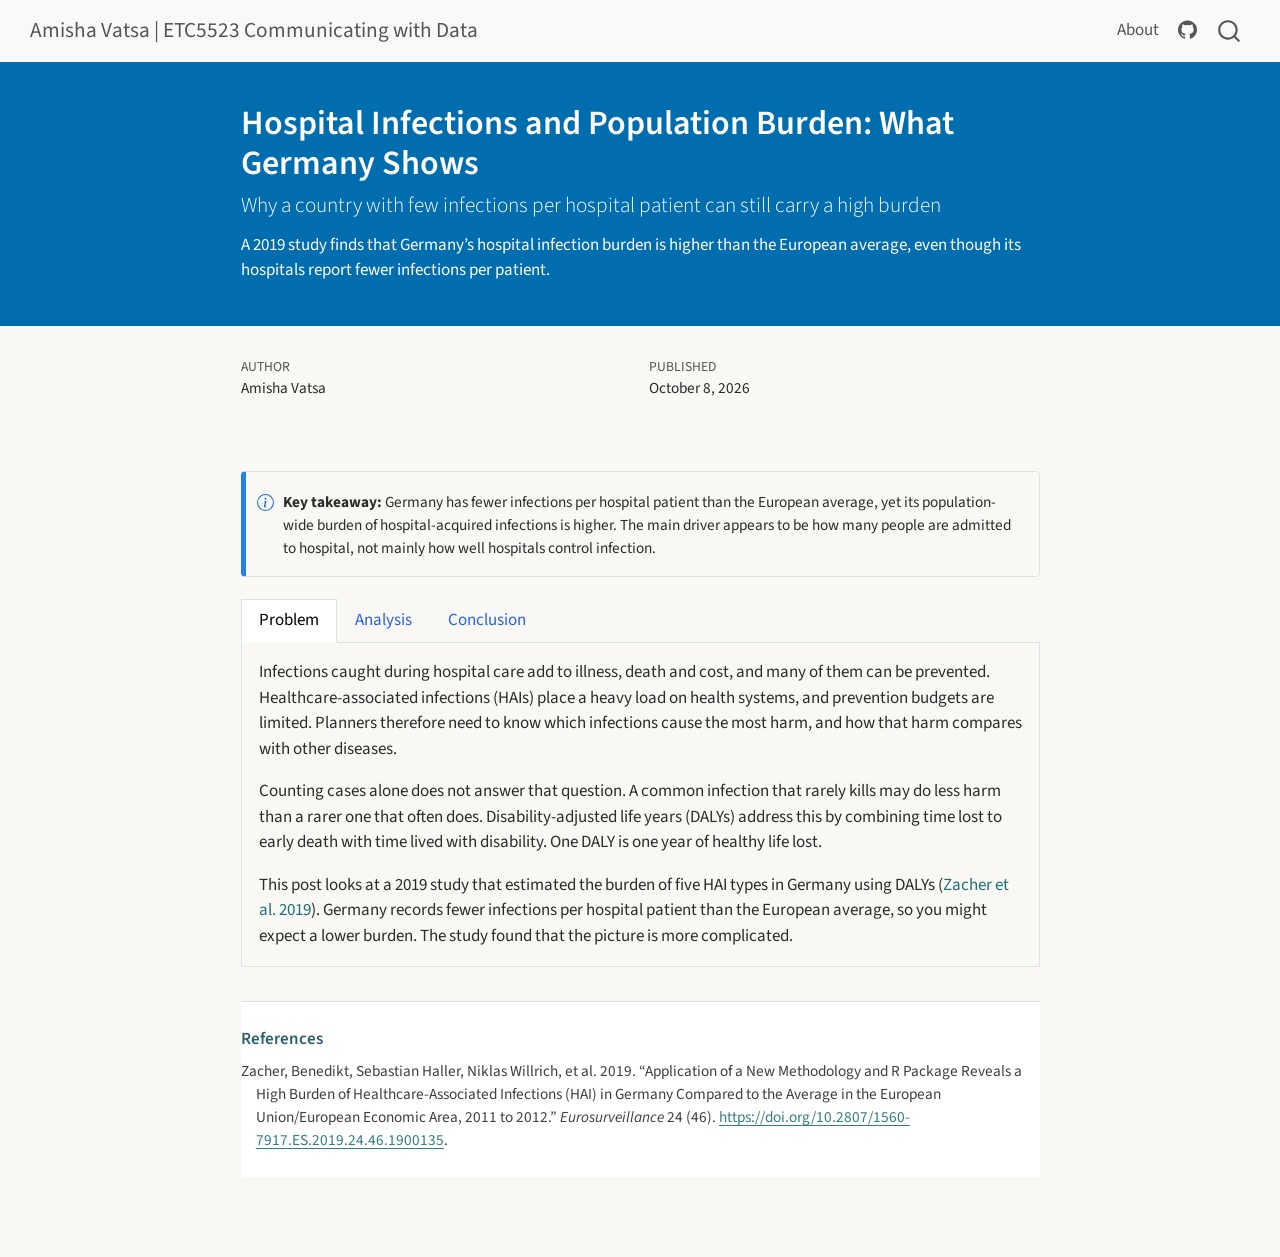
<file: posts/hai-germany/index.html>
<!DOCTYPE html>
<html xmlns="http://www.w3.org/1999/xhtml" lang="en" xml:lang="en"><head>

<meta charset="utf-8">
<meta name="generator" content="quarto-1.9.31">

<meta name="viewport" content="width=device-width, initial-scale=1.0, user-scalable=yes">

<meta name="author" content="Amisha Vatsa">
<meta name="dcterms.date" content="2026-10-08">
<meta name="description" content="A 2019 study finds that Germany’s hospital infection burden is higher than the European average, even though its hospitals report fewer infections per patient.">

<title>Hospital Infections and Population Burden: What Germany Shows – Amisha Vatsa | ETC5523 Communicating with Data</title>
<style>
/* Default styles provided by pandoc.
** See https://pandoc.org/MANUAL.html#variables-for-html for config info.
*/
code{white-space: pre-wrap;}
span.smallcaps{font-variant: small-caps;}
div.columns{display: flex; gap: min(4vw, 1.5em);}
div.column{flex: auto; overflow-x: auto;}
div.hanging-indent{margin-left: 1.5em; text-indent: -1.5em;}
ul.task-list{list-style: none;}
ul.task-list li input[type="checkbox"] {
  width: 0.8em;
  margin: 0 0.8em 0.2em -1em; /* quarto-specific, see https://github.com/quarto-dev/quarto-cli/issues/4556 */ 
  vertical-align: middle;
}
/* CSS for citations */
div.csl-bib-body { }
div.csl-entry {
  clear: both;
}
.hanging-indent div.csl-entry {
  margin-left:2em;
  text-indent:-2em;
}
div.csl-left-margin {
  min-width:2em;
  float:left;
}
div.csl-right-inline {
  margin-left:2em;
  padding-left:1em;
}
div.csl-indent {
  margin-left: 2em;
}</style>


<script src="../../site_libs/quarto-nav/quarto-nav.js"></script>
<script src="../../site_libs/quarto-nav/headroom.min.js"></script>
<script src="../../site_libs/clipboard/clipboard.min.js"></script>
<script src="../../site_libs/quarto-search/autocomplete.umd.js"></script>
<script src="../../site_libs/quarto-search/fuse.min.js"></script>
<script src="../../site_libs/quarto-search/quarto-search.js"></script>
<meta name="quarto:offset" content="../../">
<script src="../../site_libs/quarto-html/quarto.js" type="module"></script>
<script src="../../site_libs/quarto-html/tabsets/tabsets.js" type="module"></script>
<script src="../../site_libs/quarto-html/popper.min.js"></script>
<script src="../../site_libs/quarto-html/tippy.umd.min.js"></script>
<script src="../../site_libs/quarto-html/anchor.min.js"></script>
<link href="../../site_libs/quarto-html/tippy.css" rel="stylesheet">
<link href="../../site_libs/quarto-html/quarto-syntax-highlighting-7c69b197886ae2a34062761d21e44731.css" rel="stylesheet" id="quarto-text-highlighting-styles">
<script src="../../site_libs/bootstrap/bootstrap.min.js"></script>
<link href="../../site_libs/bootstrap/bootstrap-icons.css" rel="stylesheet">
<link href="../../site_libs/bootstrap/bootstrap-158031087360bce0ff56dc785ce39e06.min.css" rel="stylesheet" append-hash="true" id="quarto-bootstrap" data-mode="light">
<script id="quarto-search-options" type="application/json">{
  "location": "navbar",
  "copy-button": false,
  "collapse-after": 3,
  "panel-placement": "end",
  "type": "overlay",
  "limit": 50,
  "keyboard-shortcut": [
    "f",
    "/",
    "s"
  ],
  "show-item-context": false,
  "language": {
    "search-no-results-text": "No results",
    "search-matching-documents-text": "matching documents",
    "search-copy-link-title": "Copy link to search",
    "search-hide-matches-text": "Hide additional matches",
    "search-more-match-text": "more match in this document",
    "search-more-matches-text": "more matches in this document",
    "search-clear-button-title": "Clear",
    "search-text-placeholder": "",
    "search-detached-cancel-button-title": "Cancel",
    "search-submit-button-title": "Submit",
    "search-label": "Search"
  }
}</script>


<link rel="stylesheet" href="../../styles.css">
</head>

<body class="nav-fixed fullcontent quarto-light">

<div id="quarto-search-results"></div>
  <header id="quarto-header" class="headroom fixed-top quarto-banner">
    <nav class="navbar navbar-expand-lg " data-bs-theme="dark">
      <div class="navbar-container container-fluid">
      <div class="navbar-brand-container mx-auto">
    <a class="navbar-brand" href="../../index.html">
    <span class="navbar-title">Amisha Vatsa | ETC5523 Communicating with Data</span>
    </a>
  </div>
            <div id="quarto-search" class="" title="Search"></div>
          <button class="navbar-toggler" type="button" data-bs-toggle="collapse" data-bs-target="#navbarCollapse" aria-controls="navbarCollapse" role="menu" aria-expanded="false" aria-label="Toggle navigation" onclick="if (window.quartoToggleHeadroom) { window.quartoToggleHeadroom(); }">
  <span class="navbar-toggler-icon"></span>
</button>
          <div class="collapse navbar-collapse" id="navbarCollapse">
            <ul class="navbar-nav navbar-nav-scroll ms-auto">
  <li class="nav-item">
    <a class="nav-link" href="../../about.html"> 
<span class="menu-text">About</span></a>
  </li>  
  <li class="nav-item compact">
    <a class="nav-link" href="https://github.com/avat0006-ai"> <i class="bi bi-github" role="img">
</i> 
<span class="menu-text"></span></a>
  </li>  
</ul>
          </div> <!-- /navcollapse -->
            <div class="quarto-navbar-tools">
</div>
      </div> <!-- /container-fluid -->
    </nav>
</header>
<!-- content -->
<header id="title-block-header" class="quarto-title-block default page-columns page-full">
  <div class="quarto-title-banner page-columns page-full">
    <div class="quarto-title column-body">
      <h1 class="title">Hospital Infections and Population Burden: What Germany Shows</h1>
            <p class="subtitle lead">Why a country with few infections per hospital patient can still carry a high burden</p>
                  <div>
        <div class="description">
          A 2019 study finds that Germany’s hospital infection burden is higher than the European average, even though its hospitals report fewer infections per patient.
        </div>
      </div>
                </div>
  </div>
    
  
  <div class="quarto-title-meta">

      <div>
      <div class="quarto-title-meta-heading">Author</div>
      <div class="quarto-title-meta-contents">
               <p>Amisha Vatsa </p>
            </div>
    </div>
      
      <div>
      <div class="quarto-title-meta-heading">Published</div>
      <div class="quarto-title-meta-contents">
        <p class="date">October 8, 2026</p>
      </div>
    </div>
    
      
    </div>
    
  
  </header><div id="quarto-content" class="quarto-container page-columns page-rows-contents page-layout-article page-navbar">
<!-- sidebar -->
<!-- margin-sidebar -->
    
<!-- main -->
<main class="content quarto-banner-title-block" id="quarto-document-content">





<div class="callout callout-style-simple callout-note">
<div class="callout-body d-flex">
<div class="callout-icon-container">
<i class="callout-icon"></i>
</div>
<div class="callout-body-container">
<p><strong>Key takeaway:</strong> Germany has fewer infections per hospital patient than the European average, yet its population-wide burden of hospital-acquired infections is higher. The main driver appears to be how many people are admitted to hospital, not mainly how well hospitals control infection.</p>
</div>
</div>
</div>
<div class="tabset-margin-container"></div><div class="panel-tabset">
<ul class="nav nav-tabs" role="tablist"><li class="nav-item" role="presentation"><a class="nav-link active" id="tabset-1-1-tab" data-bs-toggle="tab" data-bs-target="#tabset-1-1" role="tab" aria-controls="tabset-1-1" aria-selected="true" href="">Problem</a></li><li class="nav-item" role="presentation"><a class="nav-link" id="tabset-1-2-tab" data-bs-toggle="tab" data-bs-target="#tabset-1-2" role="tab" aria-controls="tabset-1-2" aria-selected="false" href="">Analysis</a></li><li class="nav-item" role="presentation"><a class="nav-link" id="tabset-1-3-tab" data-bs-toggle="tab" data-bs-target="#tabset-1-3" role="tab" aria-controls="tabset-1-3" aria-selected="false" href="">Conclusion</a></li></ul>
<div class="tab-content">
<div id="tabset-1-1" class="tab-pane active" role="tabpanel" aria-labelledby="tabset-1-1-tab">
<p>Infections caught during hospital care add to illness, death and cost, and many of them can be prevented. Healthcare-associated infections (HAIs) place a heavy load on health systems, and prevention budgets are limited. Planners therefore need to know which infections cause the most harm, and how that harm compares with other diseases.</p>
<p>Counting cases alone does not answer that question. A common infection that rarely kills may do less harm than a rarer one that often does. Disability-adjusted life years (DALYs) address this by combining time lost to early death with time lived with disability. One DALY is one year of healthy life lost.</p>
<p>This post looks at a 2019 study that estimated the burden of five HAI types in Germany using DALYs <span class="citation" data-cites="zacher2019">(<a href="#ref-zacher2019" role="doc-biblioref">Zacher et al. 2019</a>)</span>. Germany records fewer infections per hospital patient than the European average, so you might expect a lower burden. The study found that the picture is more complicated.</p>
</div>
<div id="tabset-1-2" class="tab-pane" role="tabpanel" aria-labelledby="tabset-1-2-tab">
<section id="where-the-evidence-comes-from" class="level4">
<h4 class="anchored" data-anchor-id="where-the-evidence-comes-from">Where the evidence comes from</h4>
<p>The figures come from a point prevalence survey of healthcare-associated infections and antimicrobial use. The European Centre for Disease Prevention and Control ran it in acute-care hospitals during 2011 and 2012 <span class="citation" data-cites="zacher2019">(<a href="#ref-zacher2019" role="doc-biblioref">Zacher et al. 2019</a>)</span>. Participating hospitals recorded which patients had an infection on a single day, so the survey is a snapshot rather than a count of every case over the year.</p>
<p>Three sets of hospital data were used. The core German sample contains 46 hospitals and 9,626 patients, selected at random with hospital size taken into account so that it reflects German hospitals as a whole. A second, larger German sample of 132 hospitals was not selected to be representative, and the authors use it mainly to show how much the results depend on which hospitals were included. For comparison, the European data cover 273,753 patients from 1,149 hospitals in 29 EU/EEA countries and Croatia.</p>
<p>To turn these snapshots into yearly estimates, the researchers ran a simulation 1,000 times. Each reported figure is a median, and its 95% uncertainty interval runs from the 2.5th to the 97.5th percentile of the simulated results. The method was released as an open-source R package, so other analysts can check the calculations and reuse them. The study covers five infection types: pneumonia, urinary tract infection, bloodstream infection, surgical site infection and <em>C. difficile</em> infection.</p>
</section>
<section id="what-the-analysis-found" class="level4">
<h4 class="anchored" data-anchor-id="what-the-analysis-found">What the analysis found</h4>
<p><a href="#tbl-overall" class="quarto-xref">Table&nbsp;1</a> summarises the national estimates. Germany’s median burden is 308.2 DALYs per 100,000 people, compared with 290.0 for the EU/EEA average.</p>
<div id="tbl-overall" class="quarto-float quarto-figure quarto-figure-center anchored">
<figure class="quarto-float quarto-float-tbl figure">
<figcaption class="quarto-float-caption-top quarto-float-caption quarto-float-tbl" id="tbl-overall-caption-0ceaefa1-69ba-4598-a22c-09a6ac19f8ca">
Table&nbsp;1: Estimated annual burden of five healthcare-associated infections (HAIs) per 100,000 people, Germany and the EU/EEA average, 2011–2012. Values are medians with 95% uncertainty intervals in brackets.
</figcaption>
<div aria-describedby="tbl-overall-caption-0ceaefa1-69ba-4598-a22c-09a6ac19f8ca">
<table class="caption-top table">
<thead>
<tr class="header">
<th>Measure</th>
<th>Germany</th>
<th>EU/EEA average</th>
</tr>
</thead>
<tbody>
<tr class="odd">
<td>New infections</td>
<td>592.1 (521.7–665.8)</td>
<td>467.9 (456.2–480.2)</td>
</tr>
<tr class="even">
<td>Attributable deaths</td>
<td>20.1 (13.4–28.2)</td>
<td>15.3 (10.2–21.2)</td>
</tr>
<tr class="odd">
<td>DALYs</td>
<td>308.2 (221.2–416.3)</td>
<td>290.0 (214.9–376.9)</td>
</tr>
</tbody>
</table>
</div>
</figure>
</div>
<p>The DALY intervals overlap widely, so the study does not show a clear difference in total burden on this measure alone. The gap in new infections is clearer, because Germany’s interval does not overlap the EU/EEA interval at all. Germany’s hospitals have a lower infection rate among patients, yet the population-wide rate of new infections is higher. The gap is largely explained by how many people are treated in hospital.</p>
<p>Cases and burden are not the same thing. Pneumonia and bloodstream infections make up 28% of cases but 51% of DALYs, because they are more often fatal. Urinary tract infections show the reverse pattern, with 45% of cases but only 27% of DALYs. This is why case counts alone cannot show which infections cause the most harm.</p>
<div class="callout callout-style-simple callout-tip">
<div class="callout-body d-flex">
<div class="callout-icon-container">
<i class="callout-icon"></i>
</div>
<div class="callout-body-container">
<p><strong>What this means for planners:</strong> Reducing avoidable hospital admissions and improving infection control inside hospitals are both worth funding. The study cannot tell you which of the two would save more, so a decision should weigh both and test the choice locally.</p>
</div>
</div>
</div>
<div class="cell">
<div class="cell-output-display">
<div id="fig-burden" class="quarto-float quarto-figure quarto-figure-center anchored">
<figure class="quarto-float quarto-float-fig figure">
<div aria-describedby="fig-burden-caption-0ceaefa1-69ba-4598-a22c-09a6ac19f8ca">
<img src="index_files/figure-html/fig-burden-1.png" class="img-fluid figure-img" width="768">
</div>
<figcaption class="quarto-float-caption-bottom quarto-float-caption quarto-float-fig" id="fig-burden-caption-0ceaefa1-69ba-4598-a22c-09a6ac19f8ca">
Figure&nbsp;1: Estimated DALYs per 100,000 people by infection type, Germany and the EU/EEA average, 2011–2012. Bars show median estimates and error bars show 95% uncertainty intervals. Germany shows the representative German sample. Values from Table 2 of Zacher et al.&nbsp;(2019).
</figcaption>
</figure>
</div>
</div>
</div>
<p><a href="#fig-burden" class="quarto-xref">Figure&nbsp;1</a> breaks the burden down by infection type. The useful comparisons are urinary tract infection and <em>C. difficile</em>, where Germany’s median is higher (82.6 compared with 57.1, and 25.9 compared with 10.0), and pneumonia, where it is lower (86.1 compared with 109.8). Bloodstream and surgical site infections are close to the European figures. The error bars are wide for almost every type, especially for <em>C. difficile</em>, so the ranking between countries should be read with caution.</p>
<p>The authors do not attribute Germany’s higher figure to poor hygiene. Hospital-level infection rates in Germany are lower than the European average, and the authors suggest that good hygiene may partly explain this. The higher population figure instead comes from admissions. Germany admits a large share of its population to hospital, so a lower risk per patient, applied across many more patients, produces a higher burden for the whole population. The authors suggest that Germany’s large number of hospital beds is a probable contributing factor, while noting that this needs further study.</p>
</section>
</div>
<div id="tabset-1-3" class="tab-pane" role="tabpanel" aria-labelledby="tabset-1-3-tab">
<p>This answers the question raised at the start: a low infection rate per hospital patient does not mean a low burden for the population. Germany’s median burden was 308.2 DALYs per 100,000 people, compared with 290.0 for the EU/EEA, although the uncertainty intervals overlap widely. The main driver appears to be how many people are admitted to hospital, not mainly how well hospitals control infection.</p>
<p>For someone planning prevention spending, this changes the question. A country can have good hospital hygiene and still carry a high infection burden if admission rates are high. Prevention could therefore focus on two areas: infection control inside hospitals, for example on urinary tract infections, which make up a large share of cases, and reducing avoidable hospital stays. The study supports both, but it does not show that one matters more than the other.</p>
<p>Three limits matter for decisions. First, the figures come from a single-day snapshot in each hospital, and the larger sample gave higher estimates, so treat the national figure as a rough guide and plan for a range rather than a single number. Second, the severity categories used to estimate remaining life expectancy come from European patients. German patients may be less severely ill than the European average, so the DALY figures for Germany are more likely to be underestimated than overestimated. Third, each infection is counted separately, so a patient with two infections is counted twice, which likely slightly overstates the burden. The full analysis is in Zacher et al. <span class="citation" data-cites="zacher2019">(<a href="#ref-zacher2019" role="doc-biblioref">Zacher et al. 2019</a>)</span>.</p>
</div>
</div>
</div>




<div id="quarto-appendix" class="default"><section class="quarto-appendix-contents" role="doc-bibliography" id="quarto-bibliography"><h2 class="anchored quarto-appendix-heading">References</h2><div id="refs" class="references csl-bib-body hanging-indent" role="list">
<div id="ref-zacher2019" class="csl-entry" role="listitem">
Zacher, Benedikt, Sebastian Haller, Niklas Willrich, et al. 2019. <span>“Application of a New Methodology and <span>R</span> Package Reveals a High Burden of Healthcare-Associated Infections (<span>HAI</span>) in Germany Compared to the Average in the European Union/European Economic Area, 2011 to 2012.”</span> <em>Eurosurveillance</em> 24 (46). <a href="https://doi.org/10.2807/1560-7917.ES.2019.24.46.1900135">https://doi.org/10.2807/1560-7917.ES.2019.24.46.1900135</a>.
</div>
</div></section></div></main> <!-- /main -->
<script id="quarto-html-after-body" type="application/javascript">
  window.document.addEventListener("DOMContentLoaded", function (event) {
    const icon = "";
    const anchorJS = new window.AnchorJS();
    anchorJS.options = {
      placement: 'right',
      icon: icon
    };
    anchorJS.add('.anchored');
    const isCodeAnnotation = (el) => {
      for (const clz of el.classList) {
        if (clz.startsWith('code-annotation-')) {                     
          return true;
        }
      }
      return false;
    }
    const onCopySuccess = function(e) {
      // button target
      const button = e.trigger;
      // don't keep focus
      button.blur();
      // flash "checked"
      button.classList.add('code-copy-button-checked');
      var currentTitle = button.getAttribute("title");
      button.setAttribute("title", "Copied!");
      let tooltip;
      if (window.bootstrap) {
        button.setAttribute("data-bs-toggle", "tooltip");
        button.setAttribute("data-bs-placement", "left");
        button.setAttribute("data-bs-title", "Copied!");
        tooltip = new bootstrap.Tooltip(button, 
          { trigger: "manual", 
            customClass: "code-copy-button-tooltip",
            offset: [0, -8]});
        tooltip.show();    
      }
      setTimeout(function() {
        if (tooltip) {
          tooltip.hide();
          button.removeAttribute("data-bs-title");
          button.removeAttribute("data-bs-toggle");
          button.removeAttribute("data-bs-placement");
        }
        button.setAttribute("title", currentTitle);
        button.classList.remove('code-copy-button-checked');
      }, 1000);
      // clear code selection
      e.clearSelection();
    }
    const getTextToCopy = function(trigger) {
      const outerScaffold = trigger.parentElement.cloneNode(true);
      const codeEl = outerScaffold.querySelector('code');
      for (const childEl of codeEl.children) {
        if (isCodeAnnotation(childEl)) {
          childEl.remove();
        }
      }
      return codeEl.innerText;
    }
    const clipboard = new window.ClipboardJS('.code-copy-button:not([data-in-quarto-modal])', {
      text: getTextToCopy
    });
    clipboard.on('success', onCopySuccess);
    if (window.document.getElementById('quarto-embedded-source-code-modal')) {
      const clipboardModal = new window.ClipboardJS('.code-copy-button[data-in-quarto-modal]', {
        text: getTextToCopy,
        container: window.document.getElementById('quarto-embedded-source-code-modal')
      });
      clipboardModal.on('success', onCopySuccess);
    }
      var localhostRegex = new RegExp(/^(?:http|https):\/\/localhost\:?[0-9]*\//);
      var mailtoRegex = new RegExp(/^mailto:/);
        var filterRegex = new RegExp("https:\/\/ETC5523-2026\.github\.io\/etc5523-assignment-3-avat0006-ai\/");
      var isInternal = (href) => {
          return filterRegex.test(href) || localhostRegex.test(href) || mailtoRegex.test(href);
      }
      // Inspect non-navigation links and adorn them if external
     var links = window.document.querySelectorAll('a[href]:not(.nav-link):not(.navbar-brand):not(.toc-action):not(.sidebar-link):not(.sidebar-item-toggle):not(.pagination-link):not(.no-external):not([aria-hidden]):not(.dropdown-item):not(.quarto-navigation-tool):not(.about-link)');
      for (var i=0; i<links.length; i++) {
        const link = links[i];
        if (!isInternal(link.href)) {
          // undo the damage that might have been done by quarto-nav.js in the case of
          // links that we want to consider external
          if (link.dataset.originalHref !== undefined) {
            link.href = link.dataset.originalHref;
          }
        }
      }
    function tippyHover(el, contentFn, onTriggerFn, onUntriggerFn) {
      const config = {
        allowHTML: true,
        maxWidth: 500,
        delay: 100,
        arrow: false,
        appendTo: function(el) {
            return el.parentElement;
        },
        interactive: true,
        interactiveBorder: 10,
        theme: 'quarto',
        placement: 'bottom-start',
      };
      if (contentFn) {
        config.content = contentFn;
      }
      if (onTriggerFn) {
        config.onTrigger = onTriggerFn;
      }
      if (onUntriggerFn) {
        config.onUntrigger = onUntriggerFn;
      }
      window.tippy(el, config); 
    }
    const noterefs = window.document.querySelectorAll('a[role="doc-noteref"]');
    for (var i=0; i<noterefs.length; i++) {
      const ref = noterefs[i];
      tippyHover(ref, function() {
        // use id or data attribute instead here
        let href = ref.getAttribute('data-footnote-href') || ref.getAttribute('href');
        try { href = new URL(href).hash; } catch {}
        const id = href.replace(/^#\/?/, "");
        const note = window.document.getElementById(id);
        if (note) {
          return note.innerHTML;
        } else {
          return "";
        }
      });
    }
    const xrefs = window.document.querySelectorAll('a.quarto-xref');
    const processXRef = (id, note) => {
      // Strip column container classes
      const stripColumnClz = (el) => {
        el.classList.remove("page-full", "page-columns");
        if (el.children) {
          for (const child of el.children) {
            stripColumnClz(child);
          }
        }
      }
      stripColumnClz(note)
      if (id === null || id.startsWith('sec-')) {
        // Special case sections, only their first couple elements
        const container = document.createElement("div");
        if (note.children && note.children.length > 2) {
          container.appendChild(note.children[0].cloneNode(true));
          for (let i = 1; i < note.children.length; i++) {
            const child = note.children[i];
            if (child.tagName === "P" && child.innerText === "") {
              continue;
            } else {
              container.appendChild(child.cloneNode(true));
              break;
            }
          }
          if (window.Quarto?.typesetMath) {
            window.Quarto.typesetMath(container);
          }
          return container.innerHTML
        } else {
          if (window.Quarto?.typesetMath) {
            window.Quarto.typesetMath(note);
          }
          return note.innerHTML;
        }
      } else {
        // Remove any anchor links if they are present
        const anchorLink = note.querySelector('a.anchorjs-link');
        if (anchorLink) {
          anchorLink.remove();
        }
        if (window.Quarto?.typesetMath) {
          window.Quarto.typesetMath(note);
        }
        if (note.classList.contains("callout")) {
          return note.outerHTML;
        } else {
          return note.innerHTML;
        }
      }
    }
    for (var i=0; i<xrefs.length; i++) {
      const xref = xrefs[i];
      tippyHover(xref, undefined, function(instance) {
        instance.disable();
        let url = xref.getAttribute('href');
        let hash = undefined; 
        if (url.startsWith('#')) {
          hash = url;
        } else {
          try { hash = new URL(url).hash; } catch {}
        }
        if (hash) {
          const id = hash.replace(/^#\/?/, "");
          const note = window.document.getElementById(id);
          if (note !== null) {
            try {
              const html = processXRef(id, note.cloneNode(true));
              instance.setContent(html);
            } finally {
              instance.enable();
              instance.show();
            }
          } else {
            // See if we can fetch this
            fetch(url.split('#')[0])
            .then(res => res.text())
            .then(html => {
              const parser = new DOMParser();
              const htmlDoc = parser.parseFromString(html, "text/html");
              const note = htmlDoc.getElementById(id);
              if (note !== null) {
                const html = processXRef(id, note);
                instance.setContent(html);
              } 
            }).finally(() => {
              instance.enable();
              instance.show();
            });
          }
        } else {
          // See if we can fetch a full url (with no hash to target)
          // This is a special case and we should probably do some content thinning / targeting
          fetch(url)
          .then(res => res.text())
          .then(html => {
            const parser = new DOMParser();
            const htmlDoc = parser.parseFromString(html, "text/html");
            const note = htmlDoc.querySelector('main.content');
            if (note !== null) {
              // This should only happen for chapter cross references
              // (since there is no id in the URL)
              // remove the first header
              if (note.children.length > 0 && note.children[0].tagName === "HEADER") {
                note.children[0].remove();
              }
              const html = processXRef(null, note);
              instance.setContent(html);
            } 
          }).finally(() => {
            instance.enable();
            instance.show();
          });
        }
      }, function(instance) {
      });
    }
        let selectedAnnoteEl;
        const selectorForAnnotation = ( cell, annotation) => {
          let cellAttr = 'data-code-cell="' + cell + '"';
          let lineAttr = 'data-code-annotation="' +  annotation + '"';
          const selector = 'span[' + cellAttr + '][' + lineAttr + ']';
          return selector;
        }
        const selectCodeLines = (annoteEl) => {
          const doc = window.document;
          const targetCell = annoteEl.getAttribute("data-target-cell");
          const targetAnnotation = annoteEl.getAttribute("data-target-annotation");
          const annoteSpan = window.document.querySelector(selectorForAnnotation(targetCell, targetAnnotation));
          const lines = annoteSpan.getAttribute("data-code-lines").split(",");
          const lineIds = lines.map((line) => {
            return targetCell + "-" + line;
          })
          let top = null;
          let height = null;
          let parent = null;
          if (lineIds.length > 0) {
              //compute the position of the single el (top and bottom and make a div)
              const el = window.document.getElementById(lineIds[0]);
              top = el.offsetTop;
              height = el.offsetHeight;
              parent = el.parentElement.parentElement;
            if (lineIds.length > 1) {
              const lastEl = window.document.getElementById(lineIds[lineIds.length - 1]);
              const bottom = lastEl.offsetTop + lastEl.offsetHeight;
              height = bottom - top;
            }
            if (top !== null && height !== null && parent !== null) {
              // cook up a div (if necessary) and position it 
              let div = window.document.getElementById("code-annotation-line-highlight");
              if (div === null) {
                div = window.document.createElement("div");
                div.setAttribute("id", "code-annotation-line-highlight");
                div.style.position = 'absolute';
                parent.appendChild(div);
              }
              div.style.top = top - 2 + "px";
              div.style.height = height + 4 + "px";
              div.style.left = 0;
              let gutterDiv = window.document.getElementById("code-annotation-line-highlight-gutter");
              if (gutterDiv === null) {
                gutterDiv = window.document.createElement("div");
                gutterDiv.setAttribute("id", "code-annotation-line-highlight-gutter");
                gutterDiv.style.position = 'absolute';
                const codeCell = window.document.getElementById(targetCell);
                const gutter = codeCell.querySelector('.code-annotation-gutter');
                gutter.appendChild(gutterDiv);
              }
              gutterDiv.style.top = top - 2 + "px";
              gutterDiv.style.height = height + 4 + "px";
            }
            selectedAnnoteEl = annoteEl;
          }
        };
        const unselectCodeLines = () => {
          const elementsIds = ["code-annotation-line-highlight", "code-annotation-line-highlight-gutter"];
          elementsIds.forEach((elId) => {
            const div = window.document.getElementById(elId);
            if (div) {
              div.remove();
            }
          });
          selectedAnnoteEl = undefined;
        };
          // Handle positioning of the toggle
      window.addEventListener(
        "resize",
        throttle(() => {
          elRect = undefined;
          if (selectedAnnoteEl) {
            selectCodeLines(selectedAnnoteEl);
          }
        }, 10)
      );
      function throttle(fn, ms) {
      let throttle = false;
      let timer;
        return (...args) => {
          if(!throttle) { // first call gets through
              fn.apply(this, args);
              throttle = true;
          } else { // all the others get throttled
              if(timer) clearTimeout(timer); // cancel #2
              timer = setTimeout(() => {
                fn.apply(this, args);
                timer = throttle = false;
              }, ms);
          }
        };
      }
        // Attach click handler to the DT
        const annoteDls = window.document.querySelectorAll('dt[data-target-cell]');
        for (const annoteDlNode of annoteDls) {
          annoteDlNode.addEventListener('click', (event) => {
            const clickedEl = event.target;
            if (clickedEl !== selectedAnnoteEl) {
              unselectCodeLines();
              const activeEl = window.document.querySelector('dt[data-target-cell].code-annotation-active');
              if (activeEl) {
                activeEl.classList.remove('code-annotation-active');
              }
              selectCodeLines(clickedEl);
              clickedEl.classList.add('code-annotation-active');
            } else {
              // Unselect the line
              unselectCodeLines();
              clickedEl.classList.remove('code-annotation-active');
            }
          });
        }
    const findCites = (el) => {
      const parentEl = el.parentElement;
      if (parentEl) {
        const cites = parentEl.dataset.cites;
        if (cites) {
          return {
            el,
            cites: cites.split(' ')
          };
        } else {
          return findCites(el.parentElement)
        }
      } else {
        return undefined;
      }
    };
    var bibliorefs = window.document.querySelectorAll('a[role="doc-biblioref"]');
    for (var i=0; i<bibliorefs.length; i++) {
      const ref = bibliorefs[i];
      const citeInfo = findCites(ref);
      if (citeInfo) {
        tippyHover(citeInfo.el, function() {
          var popup = window.document.createElement('div');
          citeInfo.cites.forEach(function(cite) {
            var citeDiv = window.document.createElement('div');
            citeDiv.classList.add('hanging-indent');
            citeDiv.classList.add('csl-entry');
            var biblioDiv = window.document.getElementById('ref-' + cite);
            if (biblioDiv) {
              citeDiv.innerHTML = biblioDiv.innerHTML;
            }
            popup.appendChild(citeDiv);
          });
          return popup.innerHTML;
        });
      }
    }
  });
  </script>
</div> <!-- /content -->




</body></html>
</file>
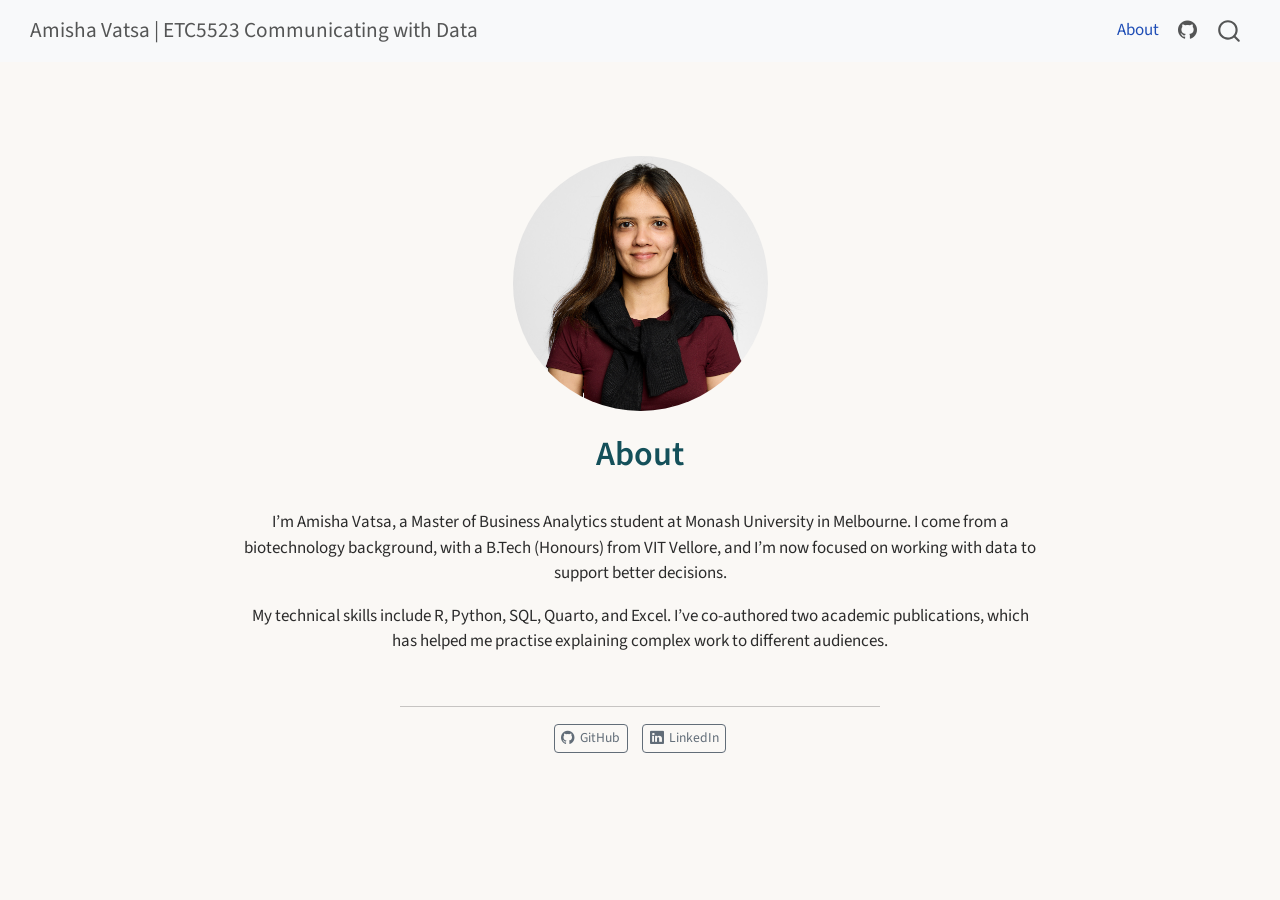
<file: about.html>
<!DOCTYPE html>
<html xmlns="http://www.w3.org/1999/xhtml" lang="en" xml:lang="en"><head>

<meta charset="utf-8">
<meta name="generator" content="quarto-1.9.31">

<meta name="viewport" content="width=device-width, initial-scale=1.0, user-scalable=yes">


<title>About – Amisha Vatsa | ETC5523 Communicating with Data</title>
<style>
/* Default styles provided by pandoc.
** See https://pandoc.org/MANUAL.html#variables-for-html for config info.
*/
code{white-space: pre-wrap;}
span.smallcaps{font-variant: small-caps;}
div.columns{display: flex; gap: min(4vw, 1.5em);}
div.column{flex: auto; overflow-x: auto;}
div.hanging-indent{margin-left: 1.5em; text-indent: -1.5em;}
ul.task-list{list-style: none;}
ul.task-list li input[type="checkbox"] {
  width: 0.8em;
  margin: 0 0.8em 0.2em -1em; /* quarto-specific, see https://github.com/quarto-dev/quarto-cli/issues/4556 */ 
  vertical-align: middle;
}
</style>


<script src="site_libs/quarto-nav/quarto-nav.js"></script>
<script src="site_libs/quarto-nav/headroom.min.js"></script>
<script src="site_libs/clipboard/clipboard.min.js"></script>
<script src="site_libs/quarto-search/autocomplete.umd.js"></script>
<script src="site_libs/quarto-search/fuse.min.js"></script>
<script src="site_libs/quarto-search/quarto-search.js"></script>
<meta name="quarto:offset" content="./">
<script src="site_libs/quarto-html/quarto.js" type="module"></script>
<script src="site_libs/quarto-html/tabsets/tabsets.js" type="module"></script>
<script src="site_libs/quarto-html/popper.min.js"></script>
<script src="site_libs/quarto-html/tippy.umd.min.js"></script>
<link href="site_libs/quarto-html/tippy.css" rel="stylesheet">
<link href="site_libs/quarto-html/quarto-syntax-highlighting-7c69b197886ae2a34062761d21e44731.css" rel="stylesheet" id="quarto-text-highlighting-styles">
<script src="site_libs/bootstrap/bootstrap.min.js"></script>
<link href="site_libs/bootstrap/bootstrap-icons.css" rel="stylesheet">
<link href="site_libs/bootstrap/bootstrap-158031087360bce0ff56dc785ce39e06.min.css" rel="stylesheet" append-hash="true" id="quarto-bootstrap" data-mode="light">
<script id="quarto-search-options" type="application/json">{
  "location": "navbar",
  "copy-button": false,
  "collapse-after": 3,
  "panel-placement": "end",
  "type": "overlay",
  "limit": 50,
  "keyboard-shortcut": [
    "f",
    "/",
    "s"
  ],
  "show-item-context": false,
  "language": {
    "search-no-results-text": "No results",
    "search-matching-documents-text": "matching documents",
    "search-copy-link-title": "Copy link to search",
    "search-hide-matches-text": "Hide additional matches",
    "search-more-match-text": "more match in this document",
    "search-more-matches-text": "more matches in this document",
    "search-clear-button-title": "Clear",
    "search-text-placeholder": "",
    "search-detached-cancel-button-title": "Cancel",
    "search-submit-button-title": "Submit",
    "search-label": "Search"
  }
}</script>


<link rel="stylesheet" href="styles.css">
</head>

<body class="nav-fixed fullcontent quarto-light">

<div id="quarto-search-results"></div>
  <header id="quarto-header" class="headroom fixed-top">
    <nav class="navbar navbar-expand-lg " data-bs-theme="dark">
      <div class="navbar-container container-fluid">
      <div class="navbar-brand-container mx-auto">
    <a class="navbar-brand" href="./index.html">
    <span class="navbar-title">Amisha Vatsa | ETC5523 Communicating with Data</span>
    </a>
  </div>
            <div id="quarto-search" class="" title="Search"></div>
          <button class="navbar-toggler" type="button" data-bs-toggle="collapse" data-bs-target="#navbarCollapse" aria-controls="navbarCollapse" role="menu" aria-expanded="false" aria-label="Toggle navigation" onclick="if (window.quartoToggleHeadroom) { window.quartoToggleHeadroom(); }">
  <span class="navbar-toggler-icon"></span>
</button>
          <div class="collapse navbar-collapse" id="navbarCollapse">
            <ul class="navbar-nav navbar-nav-scroll ms-auto">
  <li class="nav-item">
    <a class="nav-link active" href="./about.html" aria-current="page"> 
<span class="menu-text">About</span></a>
  </li>  
  <li class="nav-item compact">
    <a class="nav-link" href="https://github.com/avat0006-ai"> <i class="bi bi-github" role="img">
</i> 
<span class="menu-text"></span></a>
  </li>  
</ul>
          </div> <!-- /navcollapse -->
            <div class="quarto-navbar-tools">
</div>
      </div> <!-- /container-fluid -->
    </nav>
</header>
<!-- content -->
<div id="quarto-content" class="quarto-container page-columns page-rows-contents page-layout-article page-navbar">
<!-- sidebar -->
<!-- margin-sidebar -->
    
<!-- main -->
<div class="quarto-about-jolla">
  <img src="profile.jpg" class="about-image
  round " style="height: 15em; width: 15em;">
 <header id="title-block-header" class="quarto-title-block default">
<div class="quarto-title">
<h1 class="title">About</h1>
</div>
<div class="quarto-title-meta">
  </div>
</header><main class="content" id="quarto-document-content">
<p>I’m Amisha Vatsa, a Master of Business Analytics student at Monash University in Melbourne. I come from a biotechnology background, with a B.Tech (Honours) from VIT Vellore, and I’m now focused on working with data to support better decisions.</p>
<p>My technical skills include R, Python, SQL, Quarto, and Excel. I’ve co-authored two academic publications, which has helped me practise explaining complex work to different audiences.</p>


</main> 
  <hr class="about-sep">
   <div class="about-links">
  <a href="https://github.com/avat0006-ai" class="about-link" rel="" target="">
    <i class="bi bi-github"></i>
     <span class="about-link-text">GitHub</span>
  </a>
  <a href="/www.linkedin.com/in/amisha-vatsa-973670214" class="about-link" rel="" target="">
    <i class="bi bi-linkedin"></i>
     <span class="about-link-text">LinkedIn</span>
  </a>
</div>
</div>
 <!-- /main -->
<script id="quarto-html-after-body" type="application/javascript">
  window.document.addEventListener("DOMContentLoaded", function (event) {
    const isCodeAnnotation = (el) => {
      for (const clz of el.classList) {
        if (clz.startsWith('code-annotation-')) {                     
          return true;
        }
      }
      return false;
    }
    const onCopySuccess = function(e) {
      // button target
      const button = e.trigger;
      // don't keep focus
      button.blur();
      // flash "checked"
      button.classList.add('code-copy-button-checked');
      var currentTitle = button.getAttribute("title");
      button.setAttribute("title", "Copied!");
      let tooltip;
      if (window.bootstrap) {
        button.setAttribute("data-bs-toggle", "tooltip");
        button.setAttribute("data-bs-placement", "left");
        button.setAttribute("data-bs-title", "Copied!");
        tooltip = new bootstrap.Tooltip(button, 
          { trigger: "manual", 
            customClass: "code-copy-button-tooltip",
            offset: [0, -8]});
        tooltip.show();    
      }
      setTimeout(function() {
        if (tooltip) {
          tooltip.hide();
          button.removeAttribute("data-bs-title");
          button.removeAttribute("data-bs-toggle");
          button.removeAttribute("data-bs-placement");
        }
        button.setAttribute("title", currentTitle);
        button.classList.remove('code-copy-button-checked');
      }, 1000);
      // clear code selection
      e.clearSelection();
    }
    const getTextToCopy = function(trigger) {
      const outerScaffold = trigger.parentElement.cloneNode(true);
      const codeEl = outerScaffold.querySelector('code');
      for (const childEl of codeEl.children) {
        if (isCodeAnnotation(childEl)) {
          childEl.remove();
        }
      }
      return codeEl.innerText;
    }
    const clipboard = new window.ClipboardJS('.code-copy-button:not([data-in-quarto-modal])', {
      text: getTextToCopy
    });
    clipboard.on('success', onCopySuccess);
    if (window.document.getElementById('quarto-embedded-source-code-modal')) {
      const clipboardModal = new window.ClipboardJS('.code-copy-button[data-in-quarto-modal]', {
        text: getTextToCopy,
        container: window.document.getElementById('quarto-embedded-source-code-modal')
      });
      clipboardModal.on('success', onCopySuccess);
    }
      var localhostRegex = new RegExp(/^(?:http|https):\/\/localhost\:?[0-9]*\//);
      var mailtoRegex = new RegExp(/^mailto:/);
        var filterRegex = new RegExp("https:\/\/ETC5523-2026\.github\.io\/etc5523-assignment-3-avat0006-ai\/");
      var isInternal = (href) => {
          return filterRegex.test(href) || localhostRegex.test(href) || mailtoRegex.test(href);
      }
      // Inspect non-navigation links and adorn them if external
     var links = window.document.querySelectorAll('a[href]:not(.nav-link):not(.navbar-brand):not(.toc-action):not(.sidebar-link):not(.sidebar-item-toggle):not(.pagination-link):not(.no-external):not([aria-hidden]):not(.dropdown-item):not(.quarto-navigation-tool):not(.about-link)');
      for (var i=0; i<links.length; i++) {
        const link = links[i];
        if (!isInternal(link.href)) {
          // undo the damage that might have been done by quarto-nav.js in the case of
          // links that we want to consider external
          if (link.dataset.originalHref !== undefined) {
            link.href = link.dataset.originalHref;
          }
        }
      }
    function tippyHover(el, contentFn, onTriggerFn, onUntriggerFn) {
      const config = {
        allowHTML: true,
        maxWidth: 500,
        delay: 100,
        arrow: false,
        appendTo: function(el) {
            return el.parentElement;
        },
        interactive: true,
        interactiveBorder: 10,
        theme: 'quarto',
        placement: 'bottom-start',
      };
      if (contentFn) {
        config.content = contentFn;
      }
      if (onTriggerFn) {
        config.onTrigger = onTriggerFn;
      }
      if (onUntriggerFn) {
        config.onUntrigger = onUntriggerFn;
      }
      window.tippy(el, config); 
    }
    const noterefs = window.document.querySelectorAll('a[role="doc-noteref"]');
    for (var i=0; i<noterefs.length; i++) {
      const ref = noterefs[i];
      tippyHover(ref, function() {
        // use id or data attribute instead here
        let href = ref.getAttribute('data-footnote-href') || ref.getAttribute('href');
        try { href = new URL(href).hash; } catch {}
        const id = href.replace(/^#\/?/, "");
        const note = window.document.getElementById(id);
        if (note) {
          return note.innerHTML;
        } else {
          return "";
        }
      });
    }
    const xrefs = window.document.querySelectorAll('a.quarto-xref');
    const processXRef = (id, note) => {
      // Strip column container classes
      const stripColumnClz = (el) => {
        el.classList.remove("page-full", "page-columns");
        if (el.children) {
          for (const child of el.children) {
            stripColumnClz(child);
          }
        }
      }
      stripColumnClz(note)
      if (id === null || id.startsWith('sec-')) {
        // Special case sections, only their first couple elements
        const container = document.createElement("div");
        if (note.children && note.children.length > 2) {
          container.appendChild(note.children[0].cloneNode(true));
          for (let i = 1; i < note.children.length; i++) {
            const child = note.children[i];
            if (child.tagName === "P" && child.innerText === "") {
              continue;
            } else {
              container.appendChild(child.cloneNode(true));
              break;
            }
          }
          if (window.Quarto?.typesetMath) {
            window.Quarto.typesetMath(container);
          }
          return container.innerHTML
        } else {
          if (window.Quarto?.typesetMath) {
            window.Quarto.typesetMath(note);
          }
          return note.innerHTML;
        }
      } else {
        // Remove any anchor links if they are present
        const anchorLink = note.querySelector('a.anchorjs-link');
        if (anchorLink) {
          anchorLink.remove();
        }
        if (window.Quarto?.typesetMath) {
          window.Quarto.typesetMath(note);
        }
        if (note.classList.contains("callout")) {
          return note.outerHTML;
        } else {
          return note.innerHTML;
        }
      }
    }
    for (var i=0; i<xrefs.length; i++) {
      const xref = xrefs[i];
      tippyHover(xref, undefined, function(instance) {
        instance.disable();
        let url = xref.getAttribute('href');
        let hash = undefined; 
        if (url.startsWith('#')) {
          hash = url;
        } else {
          try { hash = new URL(url).hash; } catch {}
        }
        if (hash) {
          const id = hash.replace(/^#\/?/, "");
          const note = window.document.getElementById(id);
          if (note !== null) {
            try {
              const html = processXRef(id, note.cloneNode(true));
              instance.setContent(html);
            } finally {
              instance.enable();
              instance.show();
            }
          } else {
            // See if we can fetch this
            fetch(url.split('#')[0])
            .then(res => res.text())
            .then(html => {
              const parser = new DOMParser();
              const htmlDoc = parser.parseFromString(html, "text/html");
              const note = htmlDoc.getElementById(id);
              if (note !== null) {
                const html = processXRef(id, note);
                instance.setContent(html);
              } 
            }).finally(() => {
              instance.enable();
              instance.show();
            });
          }
        } else {
          // See if we can fetch a full url (with no hash to target)
          // This is a special case and we should probably do some content thinning / targeting
          fetch(url)
          .then(res => res.text())
          .then(html => {
            const parser = new DOMParser();
            const htmlDoc = parser.parseFromString(html, "text/html");
            const note = htmlDoc.querySelector('main.content');
            if (note !== null) {
              // This should only happen for chapter cross references
              // (since there is no id in the URL)
              // remove the first header
              if (note.children.length > 0 && note.children[0].tagName === "HEADER") {
                note.children[0].remove();
              }
              const html = processXRef(null, note);
              instance.setContent(html);
            } 
          }).finally(() => {
            instance.enable();
            instance.show();
          });
        }
      }, function(instance) {
      });
    }
        let selectedAnnoteEl;
        const selectorForAnnotation = ( cell, annotation) => {
          let cellAttr = 'data-code-cell="' + cell + '"';
          let lineAttr = 'data-code-annotation="' +  annotation + '"';
          const selector = 'span[' + cellAttr + '][' + lineAttr + ']';
          return selector;
        }
        const selectCodeLines = (annoteEl) => {
          const doc = window.document;
          const targetCell = annoteEl.getAttribute("data-target-cell");
          const targetAnnotation = annoteEl.getAttribute("data-target-annotation");
          const annoteSpan = window.document.querySelector(selectorForAnnotation(targetCell, targetAnnotation));
          const lines = annoteSpan.getAttribute("data-code-lines").split(",");
          const lineIds = lines.map((line) => {
            return targetCell + "-" + line;
          })
          let top = null;
          let height = null;
          let parent = null;
          if (lineIds.length > 0) {
              //compute the position of the single el (top and bottom and make a div)
              const el = window.document.getElementById(lineIds[0]);
              top = el.offsetTop;
              height = el.offsetHeight;
              parent = el.parentElement.parentElement;
            if (lineIds.length > 1) {
              const lastEl = window.document.getElementById(lineIds[lineIds.length - 1]);
              const bottom = lastEl.offsetTop + lastEl.offsetHeight;
              height = bottom - top;
            }
            if (top !== null && height !== null && parent !== null) {
              // cook up a div (if necessary) and position it 
              let div = window.document.getElementById("code-annotation-line-highlight");
              if (div === null) {
                div = window.document.createElement("div");
                div.setAttribute("id", "code-annotation-line-highlight");
                div.style.position = 'absolute';
                parent.appendChild(div);
              }
              div.style.top = top - 2 + "px";
              div.style.height = height + 4 + "px";
              div.style.left = 0;
              let gutterDiv = window.document.getElementById("code-annotation-line-highlight-gutter");
              if (gutterDiv === null) {
                gutterDiv = window.document.createElement("div");
                gutterDiv.setAttribute("id", "code-annotation-line-highlight-gutter");
                gutterDiv.style.position = 'absolute';
                const codeCell = window.document.getElementById(targetCell);
                const gutter = codeCell.querySelector('.code-annotation-gutter');
                gutter.appendChild(gutterDiv);
              }
              gutterDiv.style.top = top - 2 + "px";
              gutterDiv.style.height = height + 4 + "px";
            }
            selectedAnnoteEl = annoteEl;
          }
        };
        const unselectCodeLines = () => {
          const elementsIds = ["code-annotation-line-highlight", "code-annotation-line-highlight-gutter"];
          elementsIds.forEach((elId) => {
            const div = window.document.getElementById(elId);
            if (div) {
              div.remove();
            }
          });
          selectedAnnoteEl = undefined;
        };
          // Handle positioning of the toggle
      window.addEventListener(
        "resize",
        throttle(() => {
          elRect = undefined;
          if (selectedAnnoteEl) {
            selectCodeLines(selectedAnnoteEl);
          }
        }, 10)
      );
      function throttle(fn, ms) {
      let throttle = false;
      let timer;
        return (...args) => {
          if(!throttle) { // first call gets through
              fn.apply(this, args);
              throttle = true;
          } else { // all the others get throttled
              if(timer) clearTimeout(timer); // cancel #2
              timer = setTimeout(() => {
                fn.apply(this, args);
                timer = throttle = false;
              }, ms);
          }
        };
      }
        // Attach click handler to the DT
        const annoteDls = window.document.querySelectorAll('dt[data-target-cell]');
        for (const annoteDlNode of annoteDls) {
          annoteDlNode.addEventListener('click', (event) => {
            const clickedEl = event.target;
            if (clickedEl !== selectedAnnoteEl) {
              unselectCodeLines();
              const activeEl = window.document.querySelector('dt[data-target-cell].code-annotation-active');
              if (activeEl) {
                activeEl.classList.remove('code-annotation-active');
              }
              selectCodeLines(clickedEl);
              clickedEl.classList.add('code-annotation-active');
            } else {
              // Unselect the line
              unselectCodeLines();
              clickedEl.classList.remove('code-annotation-active');
            }
          });
        }
    const findCites = (el) => {
      const parentEl = el.parentElement;
      if (parentEl) {
        const cites = parentEl.dataset.cites;
        if (cites) {
          return {
            el,
            cites: cites.split(' ')
          };
        } else {
          return findCites(el.parentElement)
        }
      } else {
        return undefined;
      }
    };
    var bibliorefs = window.document.querySelectorAll('a[role="doc-biblioref"]');
    for (var i=0; i<bibliorefs.length; i++) {
      const ref = bibliorefs[i];
      const citeInfo = findCites(ref);
      if (citeInfo) {
        tippyHover(citeInfo.el, function() {
          var popup = window.document.createElement('div');
          citeInfo.cites.forEach(function(cite) {
            var citeDiv = window.document.createElement('div');
            citeDiv.classList.add('hanging-indent');
            citeDiv.classList.add('csl-entry');
            var biblioDiv = window.document.getElementById('ref-' + cite);
            if (biblioDiv) {
              citeDiv.innerHTML = biblioDiv.innerHTML;
            }
            popup.appendChild(citeDiv);
          });
          return popup.innerHTML;
        });
      }
    }
  });
  </script>
</div> <!-- /content -->




</body></html>
</file>
<file: site_libs/quarto-html/tippy.css>
.tippy-box[data-animation=fade][data-state=hidden]{opacity:0}[data-tippy-root]{max-width:calc(100vw - 10px)}.tippy-box{position:relative;background-color:#333;color:#fff;border-radius:4px;font-size:14px;line-height:1.4;white-space:normal;outline:0;transition-property:transform,visibility,opacity}.tippy-box[data-placement^=top]>.tippy-arrow{bottom:0}.tippy-box[data-placement^=top]>.tippy-arrow:before{bottom:-7px;left:0;border-width:8px 8px 0;border-top-color:initial;transform-origin:center top}.tippy-box[data-placement^=bottom]>.tippy-arrow{top:0}.tippy-box[data-placement^=bottom]>.tippy-arrow:before{top:-7px;left:0;border-width:0 8px 8px;border-bottom-color:initial;transform-origin:center bottom}.tippy-box[data-placement^=left]>.tippy-arrow{right:0}.tippy-box[data-placement^=left]>.tippy-arrow:before{border-width:8px 0 8px 8px;border-left-color:initial;right:-7px;transform-origin:center left}.tippy-box[data-placement^=right]>.tippy-arrow{left:0}.tippy-box[data-placement^=right]>.tippy-arrow:before{left:-7px;border-width:8px 8px 8px 0;border-right-color:initial;transform-origin:center right}.tippy-box[data-inertia][data-state=visible]{transition-timing-function:cubic-bezier(.54,1.5,.38,1.11)}.tippy-arrow{width:16px;height:16px;color:#333}.tippy-arrow:before{content:"";position:absolute;border-color:transparent;border-style:solid}.tippy-content{position:relative;padding:5px 9px;z-index:1}
</file>
<file: site_libs/quarto-html/quarto-syntax-highlighting-7c69b197886ae2a34062761d21e44731.css>
/* quarto syntax highlight colors */
:root {
  --quarto-hl-ot-color: #003B4F;
  --quarto-hl-at-color: #657422;
  --quarto-hl-ss-color: #20794D;
  --quarto-hl-an-color: #5E5E5E;
  --quarto-hl-fu-color: #4758AB;
  --quarto-hl-st-color: #20794D;
  --quarto-hl-cf-color: #003B4F;
  --quarto-hl-op-color: #5E5E5E;
  --quarto-hl-er-color: #AD0000;
  --quarto-hl-bn-color: #AD0000;
  --quarto-hl-al-color: #AD0000;
  --quarto-hl-va-color: #111111;
  --quarto-hl-bu-color: inherit;
  --quarto-hl-ex-color: inherit;
  --quarto-hl-pp-color: #AD0000;
  --quarto-hl-in-color: #5E5E5E;
  --quarto-hl-vs-color: #20794D;
  --quarto-hl-wa-color: #5E5E5E;
  --quarto-hl-do-color: #5E5E5E;
  --quarto-hl-im-color: #00769E;
  --quarto-hl-ch-color: #20794D;
  --quarto-hl-dt-color: #AD0000;
  --quarto-hl-fl-color: #AD0000;
  --quarto-hl-co-color: #5E5E5E;
  --quarto-hl-cv-color: #5E5E5E;
  --quarto-hl-cn-color: #8f5902;
  --quarto-hl-sc-color: #5E5E5E;
  --quarto-hl-dv-color: #AD0000;
  --quarto-hl-kw-color: #003B4F;
}

/* other quarto variables */
:root {
  --quarto-font-monospace: SFMono-Regular, Menlo, Monaco, Consolas, "Liberation Mono", "Courier New", monospace;
}

/* syntax highlight based on Pandoc's rules */
pre > code.sourceCode > span {
  color: #003B4F;
}

code.sourceCode > span {
  color: #003B4F;
}

div.sourceCode,
div.sourceCode pre.sourceCode {
  color: #003B4F;
}

/* Normal */
code span {
  color: #003B4F;
}

/* Alert */
code span.al {
  color: #AD0000;
  font-style: inherit;
}

/* Annotation */
code span.an {
  color: #5E5E5E;
  font-style: inherit;
}

/* Attribute */
code span.at {
  color: #657422;
  font-style: inherit;
}

/* BaseN */
code span.bn {
  color: #AD0000;
  font-style: inherit;
}

/* BuiltIn */
code span.bu {
  font-style: inherit;
}

/* ControlFlow */
code span.cf {
  color: #003B4F;
  font-weight: bold;
  font-style: inherit;
}

/* Char */
code span.ch {
  color: #20794D;
  font-style: inherit;
}

/* Constant */
code span.cn {
  color: #8f5902;
  font-style: inherit;
}

/* Comment */
code span.co {
  color: #5E5E5E;
  font-style: inherit;
}

/* CommentVar */
code span.cv {
  color: #5E5E5E;
  font-style: italic;
}

/* Documentation */
code span.do {
  color: #5E5E5E;
  font-style: italic;
}

/* DataType */
code span.dt {
  color: #AD0000;
  font-style: inherit;
}

/* DecVal */
code span.dv {
  color: #AD0000;
  font-style: inherit;
}

/* Error */
code span.er {
  color: #AD0000;
  font-style: inherit;
}

/* Extension */
code span.ex {
  font-style: inherit;
}

/* Float */
code span.fl {
  color: #AD0000;
  font-style: inherit;
}

/* Function */
code span.fu {
  color: #4758AB;
  font-style: inherit;
}

/* Import */
code span.im {
  color: #00769E;
  font-style: inherit;
}

/* Information */
code span.in {
  color: #5E5E5E;
  font-style: inherit;
}

/* Keyword */
code span.kw {
  color: #003B4F;
  font-weight: bold;
  font-style: inherit;
}

/* Operator */
code span.op {
  color: #5E5E5E;
  font-style: inherit;
}

/* Other */
code span.ot {
  color: #003B4F;
  font-style: inherit;
}

/* Preprocessor */
code span.pp {
  color: #AD0000;
  font-style: inherit;
}

/* SpecialChar */
code span.sc {
  color: #5E5E5E;
  font-style: inherit;
}

/* SpecialString */
code span.ss {
  color: #20794D;
  font-style: inherit;
}

/* String */
code span.st {
  color: #20794D;
  font-style: inherit;
}

/* Variable */
code span.va {
  color: #111111;
  font-style: inherit;
}

/* VerbatimString */
code span.vs {
  color: #20794D;
  font-style: inherit;
}

/* Warning */
code span.wa {
  color: #5E5E5E;
  font-style: italic;
}

.prevent-inlining {
  content: "</";
}

/*# sourceMappingURL=606289f1d48f6b05ba16068311e045b6.css.map */
</file>
<file: styles.css>
/* css styles */
.navbar-dark, .quarto-title-banner {
  background-color: #006DAE;
}
/* Custom theming: readable background and clear headings */
body {
  background-color: #FAF8F5;
  color: #2B2B2B;
}

h1, h2, h3, h4, h5, h6 {
  color: #14505A;
  font-weight: 600;
}

/* Keep title banner text white so it stays readable on the blue banner */
.quarto-title-banner h1,
.quarto-title-banner h2,
.quarto-title-banner h3,
.quarto-title-banner p {
  color: #FFFFFF;
}

a {
  color: #1F6F78;
}

/* Show more of the top of the head in the profile photo */
img.about-image {
  object-fit: cover;
  object-position: center 20%;
}

/* Make category tags easier to read */
.quarto-category {
  color: #14505A !important;
  border-color: #14505A !important;
  background-color: #FFFFFF;
  font-size: 0.85rem;
  font-weight: 600;
  padding: 0.2em 0.6em;
}
/* Make the post description readable on the blue title banner */
.quarto-title-banner .description,
.quarto-title-banner .quarto-title-description,
.quarto-title-banner .quarto-title-meta-heading,
.quarto-title-banner .quarto-title-description p {
  color: #FFFFFF !important;
  opacity: 1 !important;
}
</file>
